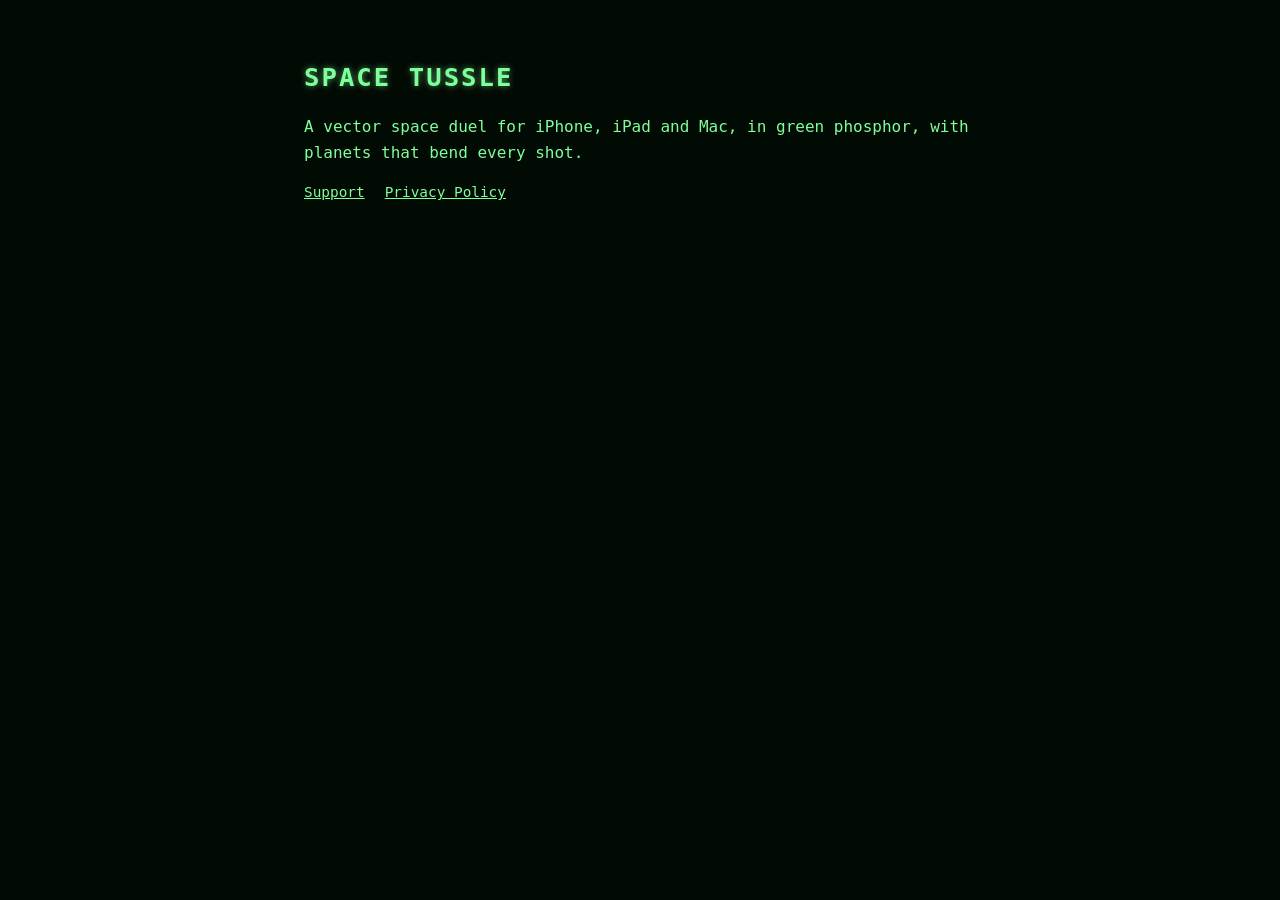
<file: index.html>
<!doctype html>
<html lang="en">
<head>
<meta charset="utf-8">
<meta name="viewport" content="width=device-width, initial-scale=1">
<title>Space Tussle</title>
<link rel="stylesheet" href="/style.css">
</head>
<body>
<main>
<h1>SPACE TUSSLE</h1>
<p>A vector space duel for iPhone, iPad and Mac, in green phosphor, with planets that bend every shot.</p>
<nav><a href="/support/">Support</a><a href="/privacy/">Privacy Policy</a></nav>
</main>
</body>
</html>
</file>
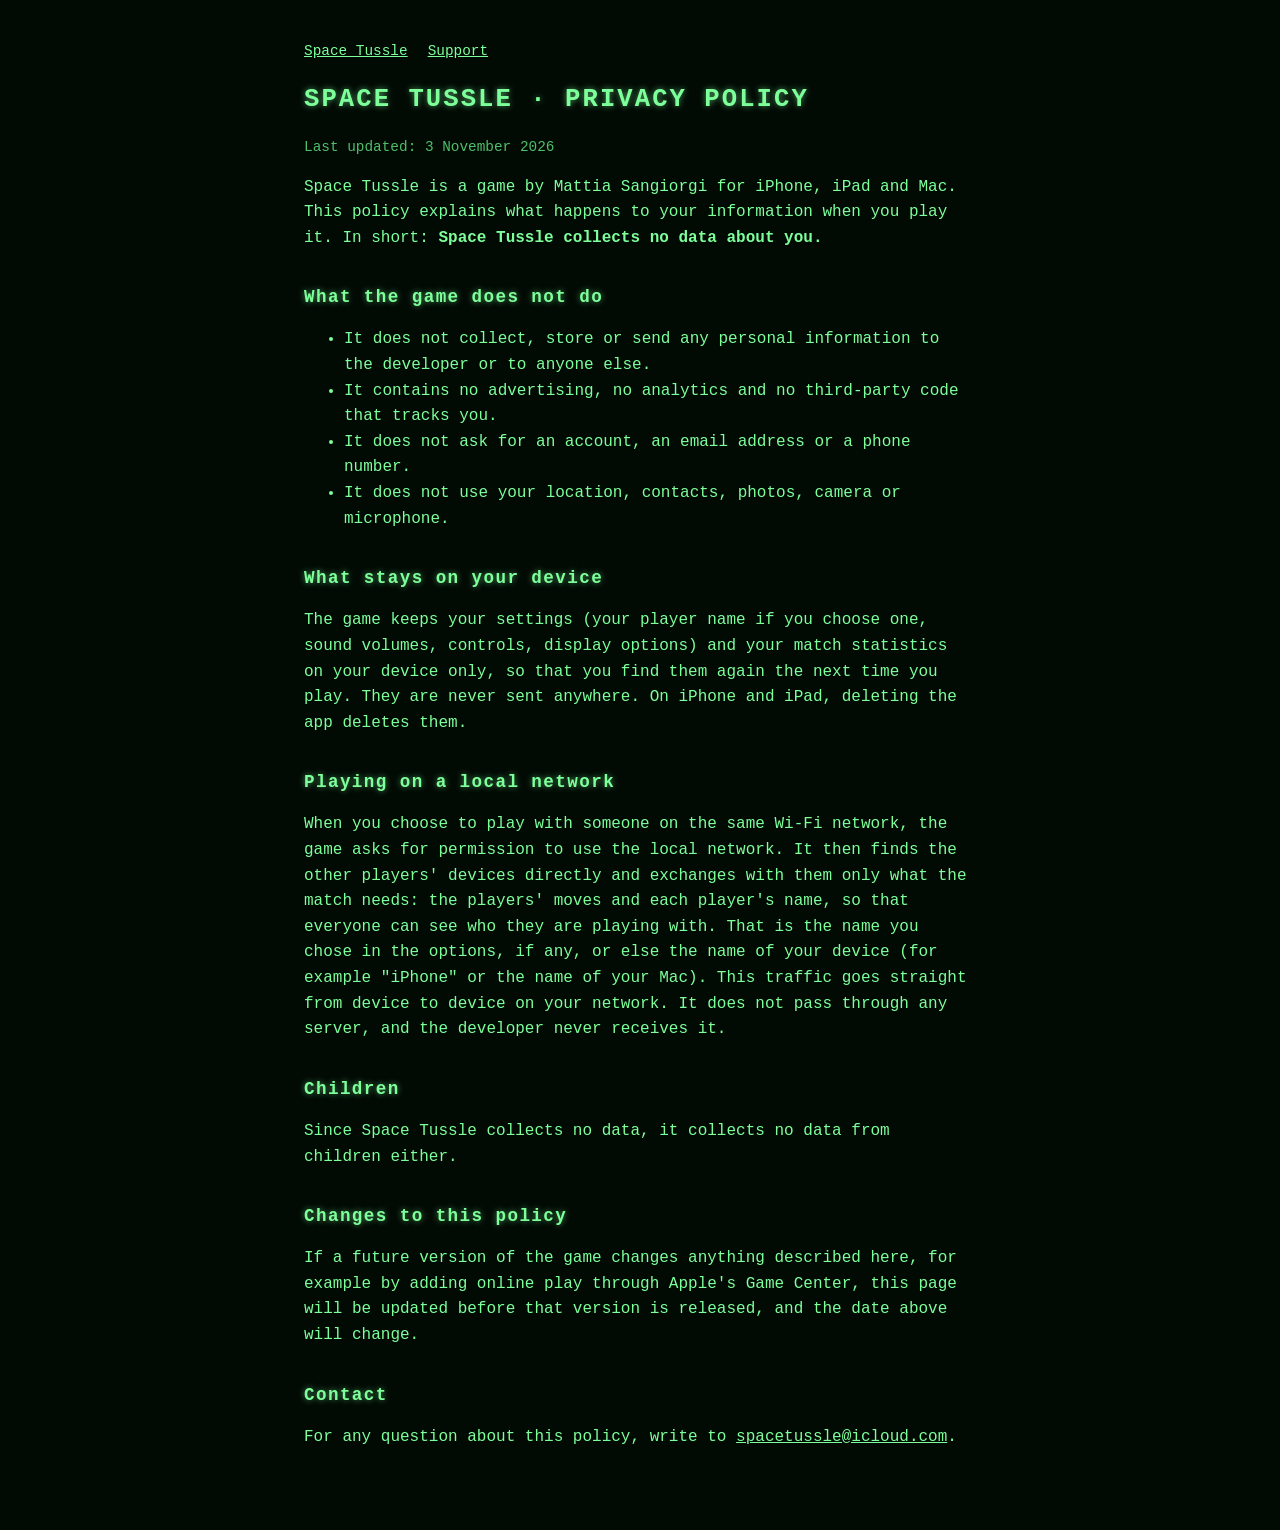
<file: privacy/index.html>
<!doctype html>
<html lang="en">
<head>
<meta charset="utf-8">
<meta name="viewport" content="width=device-width, initial-scale=1">
<title>Space Tussle · Privacy Policy</title>
<link rel="stylesheet" href="/style.css">
</head>
<body>
<main>
<nav><a href="/">Space Tussle</a><a href="/support/">Support</a></nav>
<h1>SPACE TUSSLE · PRIVACY POLICY</h1>
<p class="date">Last updated: 3 November 2026</p>
<p>Space Tussle is a game by Mattia Sangiorgi for iPhone, iPad and Mac. This policy explains what happens to your information when you play it. In short: <strong>Space Tussle collects no data about you.</strong></p>

<h2>What the game does not do</h2>
<ul>
<li>It does not collect, store or send any personal information to the developer or to anyone else.</li>
<li>It contains no advertising, no analytics and no third-party code that tracks you.</li>
<li>It does not ask for an account, an email address or a phone number.</li>
<li>It does not use your location, contacts, photos, camera or microphone.</li>
</ul>

<h2>What stays on your device</h2>
<p>The game keeps your settings (your player name if you choose one, sound volumes, controls, display options) and your match statistics on your device only, so that you find them again the next time you play. They are never sent anywhere. On iPhone and iPad, deleting the app deletes them.</p>

<h2>Playing on a local network</h2>
<p>When you choose to play with someone on the same Wi-Fi network, the game asks for permission to use the local network. It then finds the other players' devices directly and exchanges with them only what the match needs: the players' moves and each player's name, so that everyone can see who they are playing with. That is the name you chose in the options, if any, or else the name of your device (for example "iPhone" or the name of your Mac). This traffic goes straight from device to device on your network. It does not pass through any server, and the developer never receives it.</p>

<h2>Children</h2>
<p>Since Space Tussle collects no data, it collects no data from children either.</p>

<h2>Changes to this policy</h2>
<p>If a future version of the game changes anything described here, for example by adding online play through Apple's Game Center, this page will be updated before that version is released, and the date above will change.</p>

<h2>Contact</h2>
<p>For any question about this policy, write to <a href="mailto:spacetussle@icloud.com">spacetussle@icloud.com</a>.</p>
</main>
</body>
</html>
</file>
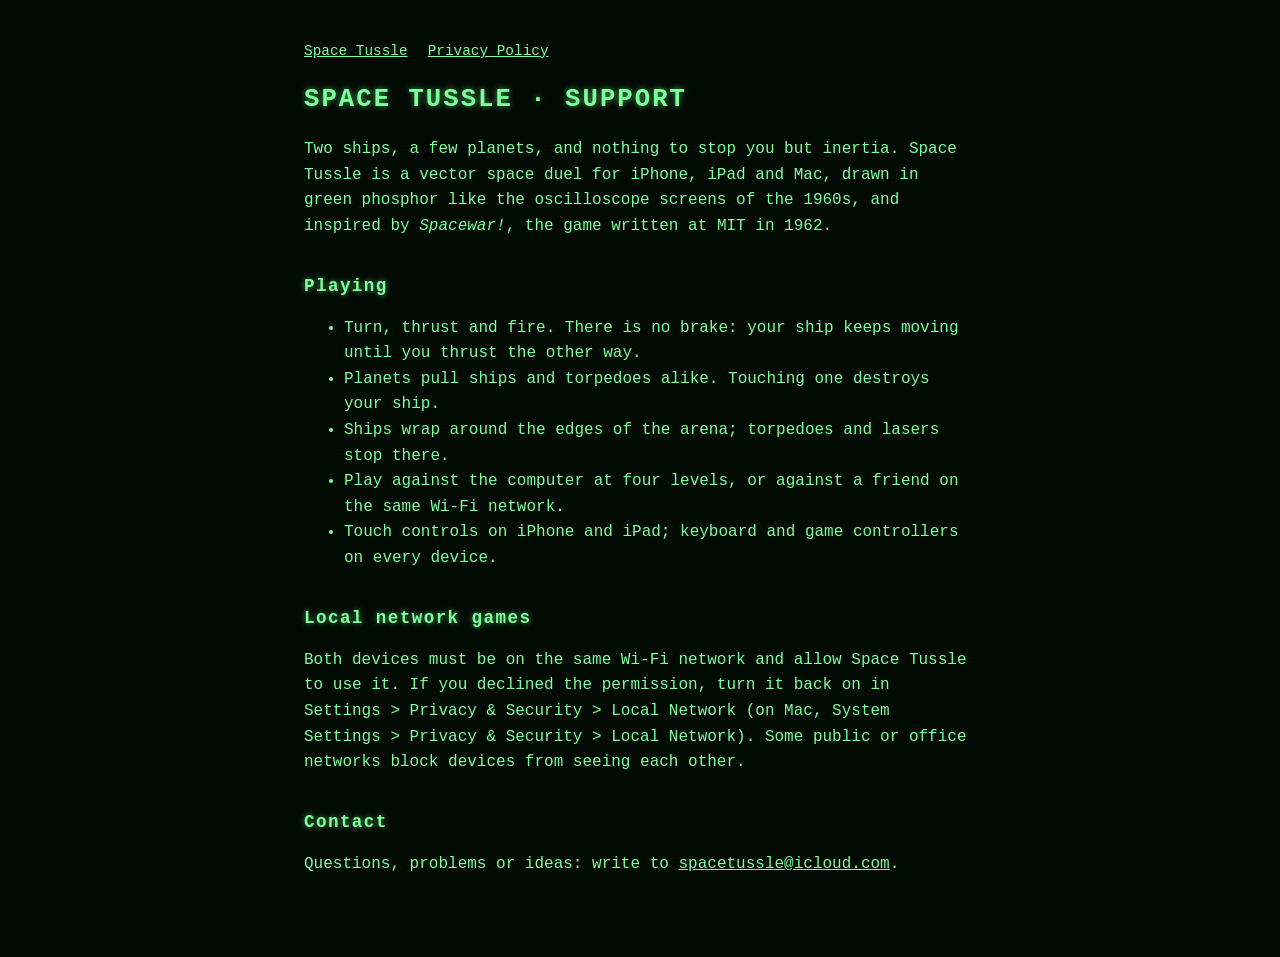
<file: support/index.html>
<!doctype html>
<html lang="en">
<head>
<meta charset="utf-8">
<meta name="viewport" content="width=device-width, initial-scale=1">
<title>Space Tussle · Support</title>
<link rel="stylesheet" href="/style.css">
</head>
<body>
<main>
<nav><a href="/">Space Tussle</a><a href="/privacy/">Privacy Policy</a></nav>
<h1>SPACE TUSSLE · SUPPORT</h1>
<p>Two ships, a few planets, and nothing to stop you but inertia. Space Tussle is a vector space duel for iPhone, iPad and Mac, drawn in green phosphor like the oscilloscope screens of the 1960s, and inspired by <em>Spacewar!</em>, the game written at MIT in 1962.</p>

<h2>Playing</h2>
<ul>
<li>Turn, thrust and fire. There is no brake: your ship keeps moving until you thrust the other way.</li>
<li>Planets pull ships and torpedoes alike. Touching one destroys your ship.</li>
<li>Ships wrap around the edges of the arena; torpedoes and lasers stop there.</li>
<li>Play against the computer at four levels, or against a friend on the same Wi-Fi network.</li>
<li>Touch controls on iPhone and iPad; keyboard and game controllers on every device.</li>
</ul>

<h2>Local network games</h2>
<p>Both devices must be on the same Wi-Fi network and allow Space Tussle to use it. If you declined the permission, turn it back on in Settings &gt; Privacy &amp; Security &gt; Local Network (on Mac, System Settings &gt; Privacy &amp; Security &gt; Local Network). Some public or office networks block devices from seeing each other.</p>

<h2>Contact</h2>
<p>Questions, problems or ideas: write to <a href="mailto:spacetussle@icloud.com">spacetussle@icloud.com</a>.</p>
</main>
</body>
</html>
</file>
<file: style.css>
:root { --fg: #7dff9a; --dim: #4fbf6a; --bg: #020a04; }
* { box-sizing: border-box; }
body { margin: 0; background: var(--bg); color: var(--fg); font: 16px/1.6 ui-monospace, "SF Mono", Menlo, monospace; }
main { max-width: 44rem; margin: 0 auto; padding: 2.5rem 1rem 4rem; }
h1, h2 { font-weight: 600; letter-spacing: 0.08em; text-shadow: 0 0 6px rgba(125, 255, 154, 0.6); }
h1 { font-size: 1.6rem; margin-bottom: 0.25rem; }
h2 { font-size: 1.1rem; margin-top: 2rem; }
p, li { color: var(--fg); }
.date, nav { color: var(--dim); font-size: 0.9rem; }
a { color: var(--fg); }
nav a { margin-right: 1.25rem; }
</file>
